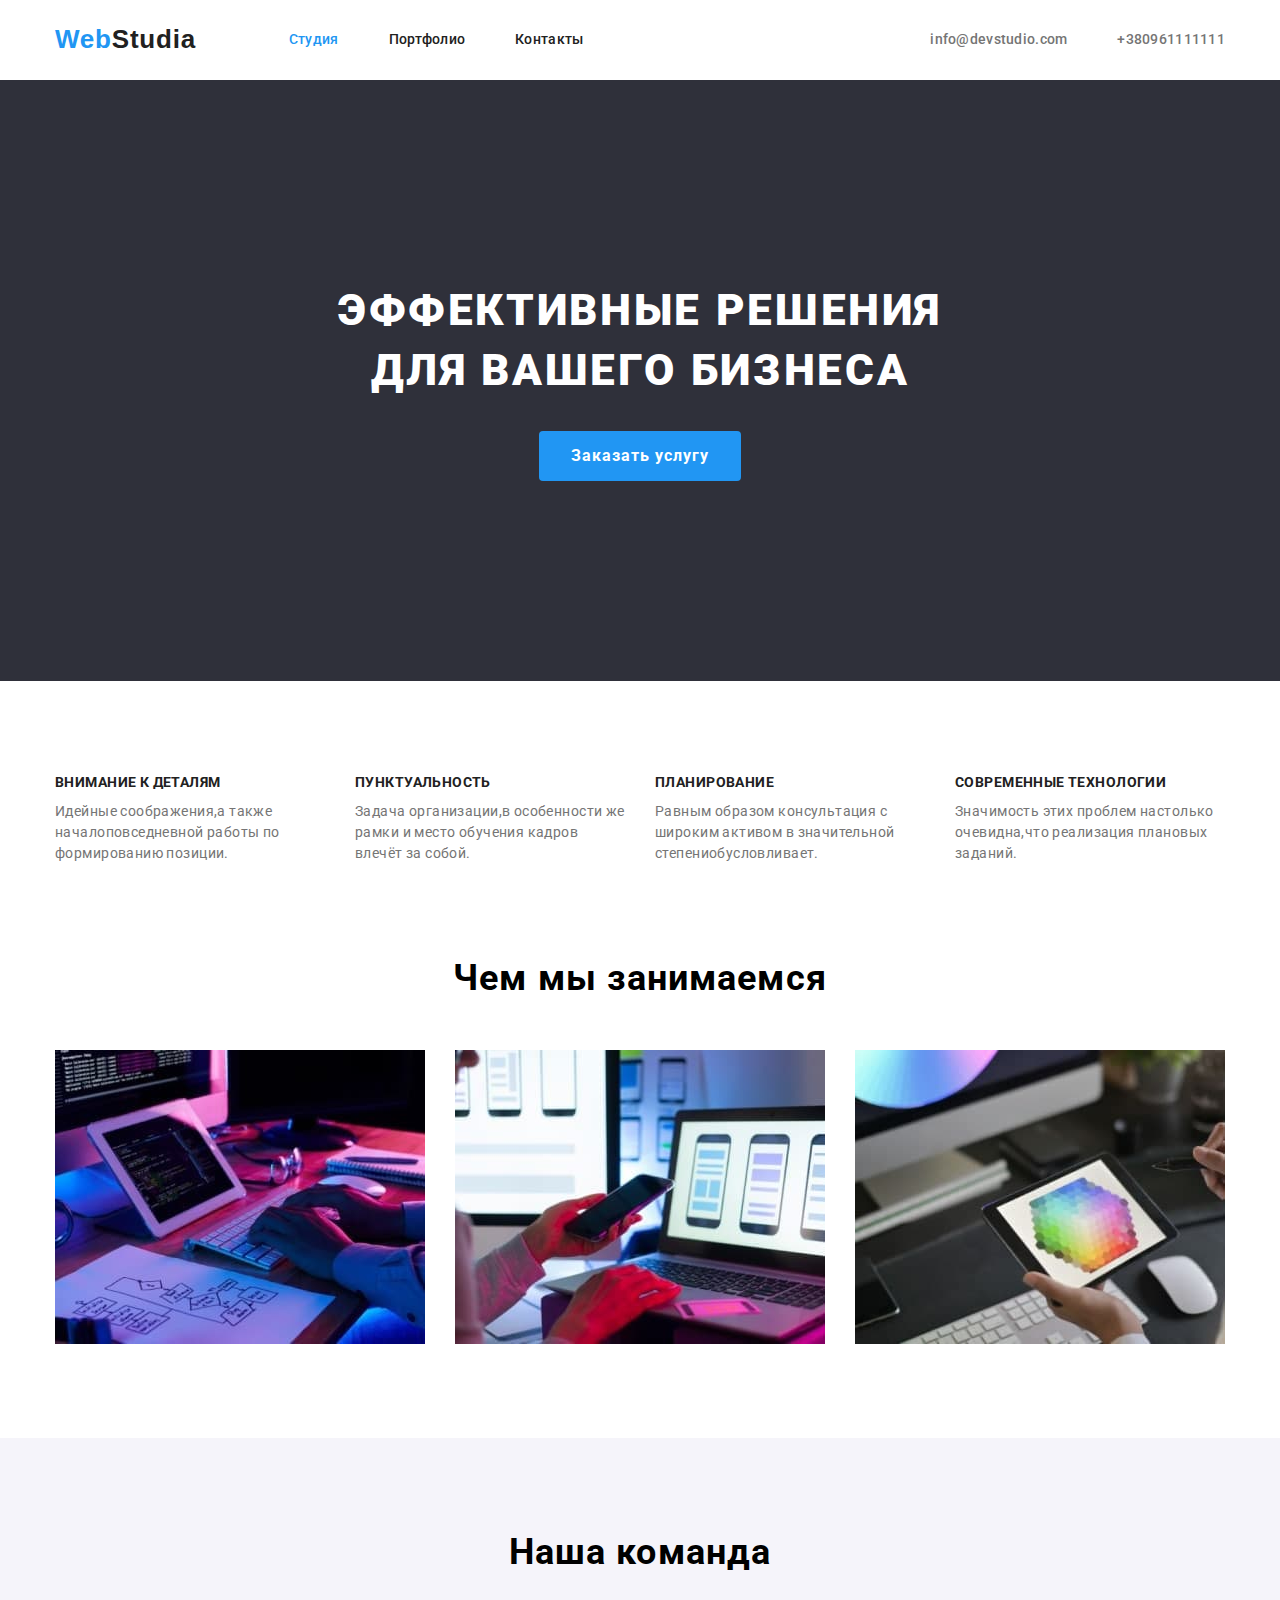
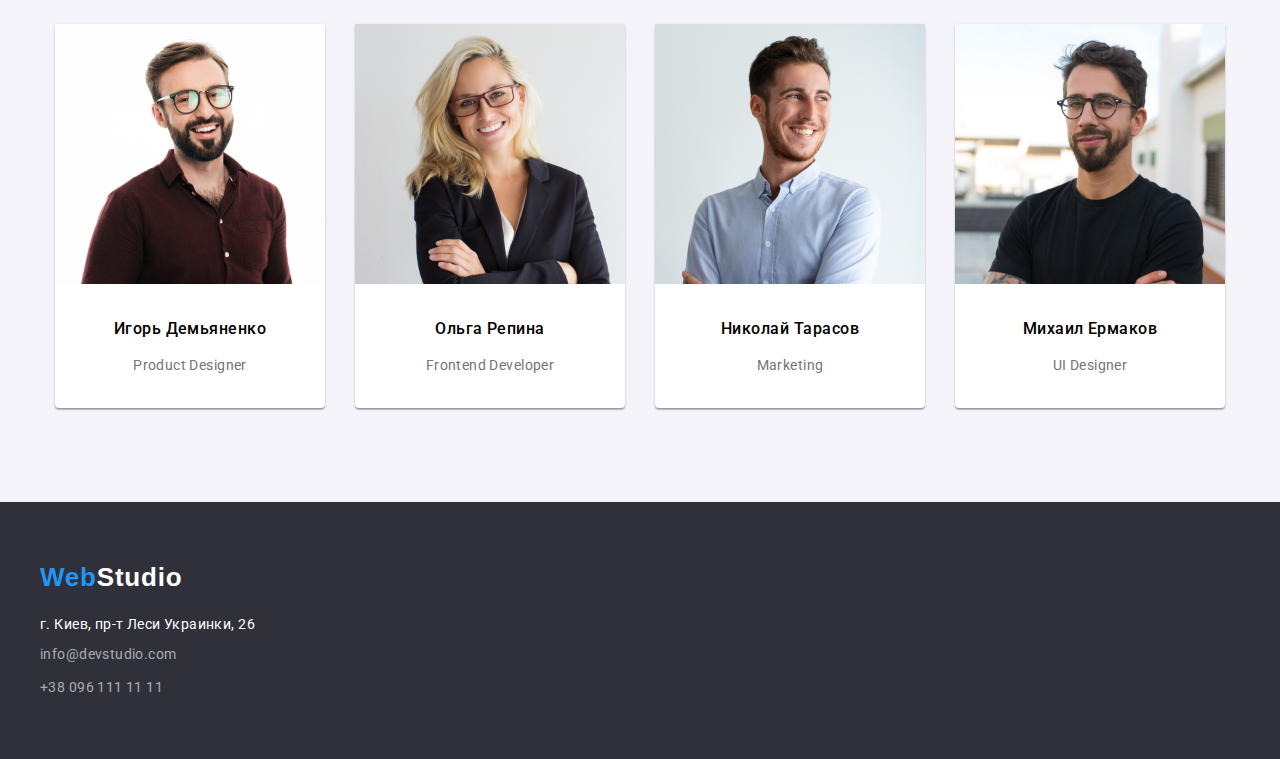
<file: index.html>
<!DOCTYPE html>
<html lang="ru">

<head>
    <meta charset="UTF-8"/>
    <meta http-equiv="X-UA-Compatible" content="IE=Edge"/> <!--адаптация под IE и Edje-->
    <meta name="goit-markup-hw-02/" content="первое ДЗ"/>
    <title>Homework-2</title>
    <link rel="preconnect" href="https://fonts.gstatic.com"/>
    <link href="https://fonts.googleapis.com/css2?family=Roboto:wght@400;500;700;900&display=swap" rel="stylesheet"/>
    <link rel="stylesheet" href="https://cdnjs.cloudflare.com/ajax/libs/modern-normalize/0.2.0/modern-normalize.min.css"/>
    <link rel="stylesheet" href="./css/styles.css"/>

        <!-- Нормализация стилей в браузере или сброс стилей-->
        <!-- Сначала нормализатор -->
        <link
          rel="stylesheet"
          href="https://cdnjs.cloudflare.com/ajax/libs/modern-normalize/1.0.0/modern-normalize.min.css"
        />
        <!-- Потом ваши стили -->
        <link rel="stylesheet" href="./css/styles.css" />
   
</head>

<body>
    <header class="bg-color-header header">
        <div class="container ">
        
        <nav class="up-menue-style">
            <a class="logo-link logo-style logo" href="./"><span class="logocolor">Web</span>Studia</a>
            <ul class="list site-nav">
                <li class="li-header">
                    <a class="current link" href="./index.html">Студия</a>
                </li>
                <li class="li-header">
                    <a class="link" href="./portfolio.html">Портфолио</a>
                </li>
                <li >
                    <a class="link" href="contacs.html">Контакты</a>
                </li>
            </ul>
        </nav>
        <ul class="list up-phone-email-style nav-contacts">
            <li class="li-header">    
                <a class="link" href="mailto:info@devstudio.com">info@devstudio.com</a> 
            </li>
            <li>    
                <a class="link" href="tel:+380961111111">+380961111111</a>
            </li>
        </ul>
        </div>
    </header>


    <!--Основа-->
    <main class="main-bg">
        
        <section class="bg-color-up "> <!--класс section не нужен-->
        <div class="container ">
            <h1 class="h1-style">ЭФФЕКТИВНЫЕ РЕШЕНИЯ ДЛЯ ВАШЕГО БИЗНЕСА</h1>
            <button class="button button-index">Заказать услугу</button>
        </div>
        </section>
        <section class="section"> <!--Создаёт отдельную секцию (блок) из элементов внутри него-->
            <div class="container ">
                <h2 class="visually-hidden">Наши особенности</h2>
                <ul class="list index-list">
                    <li class="our-list our-margin">
                        <h3 class="h3-style">ВНИМАНИЕ К ДЕТАЛЯМ</h3>
                        <p class="p-style-up">Идейные соображения,а также началоповседневной работы по формированию позиции.</p>
                    </li>
                    <li class="our-list our-margin">
                        <h3 class="h3-style">ПУНКТУАЛЬНОСТЬ</h3>
                        <p class="p-style-up">Задача организации,в особенности же рамки и место обучения кадров влечёт за собой.</p>
                    </li>
                    <li class="our-list our-margin">
                        <h3 class="h3-style">ПЛАНИРОВАНИЕ</h3>
                        <p class="p-style-up">Равным образом консультация с широким активом в значительной степениобусловливает.</p>
                    </li>
                    <li class="our-list">
                        <h3 class="h3-style">СОВРЕМЕННЫЕ ТЕХНОЛОГИИ</h3>
                        <p class="p-style-up">Значимость этих проблем настолько очевидна,что реализация плановых заданий.</p>
                    </li>
                </ul>
        </div>
        </section>

        <section class="section what-are-we-do">
            <div class="container ">
                    <h2 class="h2-style h2-style-what-we-do">Чем мы занимаемся</h2>
                <ul class="list list-work">
                    <li class="li">
                        <img src="./images/img-4.jpg" alt="набор кода на клавиатуре перед планшетом и монитором" width="370" />
                    </li>
                    <li class="li">
                        <img src="./images/img-6.jpg" alt="настройка мобильного гаджета через ноутбук" width="370" />
                    </li>
                    <li>
                        <img src="./images/img-5.jpg" alt="выбор цвета на экране планшета" width="370" />
                    </li>
                </ul>
            </div>
        </section>
        <section class="bg-color-team section">
            <div class="container ">
                <h2 class=" our-team-margin h2-style">Наша команда</h2>
                    <ul class="list list-team"> <!--Список в виде точки, <ol> - список с цифрами-->
                        <li class="block-style-index block-style-index-margin">
                            <img src="./images/img-3.jpg" alt="Игорь Демьяненко Product Designer" width="270" /> <!--Ссылка на картинку, подпись и её размер-->
                        <div>
                            <h3 class="h2-style-team">Игорь Демьяненко</h3>
                            <p class="p-style">Product Designer</p>
                        </div>
                        </li>
                        <li class="block-style-index block-style-index-margin">
                            <img src="./images/img-2.jpg" alt="Ольга Репина Frontend Developer" width="270" />
                        <div>
                            <h3 class="h2-style-team">Ольга Репина</h3>
                            <p class="p-style">Frontend Developer</p>
                        </div>
                        </li>
                        <li class="block-style-index block-style-index-margin">
                            <img src="./images/img-1.jpg" alt="Николай Тарасов Marketing" width="270" />
                        <div>
                            <h3 class="h2-style-team">Николай Тарасов</h3>
                            <p class="p-style">Marketing</p>
                        </div>
                        </li>
                        <li class="block-style-index">
                            <img src="./images/img.jpg" alt="Михаил Ермаков UI Designer" width="270" />
                        <div>
                            <h3 class="h2-style-team">Михаил Ермаков</h3>
                            <p class="p-style">UI Designer</p>
                        </div>
                        </li>
                    </ul>
            </div>
        </section>
        </div>
    </main>


    <footer class="footer-text-color bg-color-footer">
        <div class="container ">
            <a class="logo-link logo-style logo-margin" href="./"><span class="logocolor">Web</span>Studio</a> <!--ссылка на главную страницу "./" обозначает корневую папку и отправляет на главную страницу-->
            <address class="down-menue-address-style"><!--адрес-->
                <ul class="list ">
                    <li class="li-footer-first">
                        <a class="link link-map" href="https://goo.gl/maps/oVkc9rPg9sfFg3QS6" target="_blank" 
                        rel="noopener norefener">г. Киев, пр-т Леси Украинки, 26 <!--адрес--></a>
                    </li>
                    <li class="li-footer-second">
                        <a class="link down-menue-contact-style" href="mailto:info@devstudio.com">info@devstudio.com</a> <!--Активный имэйл-->
                    </li>
                    <li>
                        <a class="link down-menue-contact-style" href="tel:+380961111111">+38 096 111 11 11</a> <!--Активный телефон-->
                    </li>
                </ul>
            </address>
        </div>
    </footer>
</body>

</html>
</file>
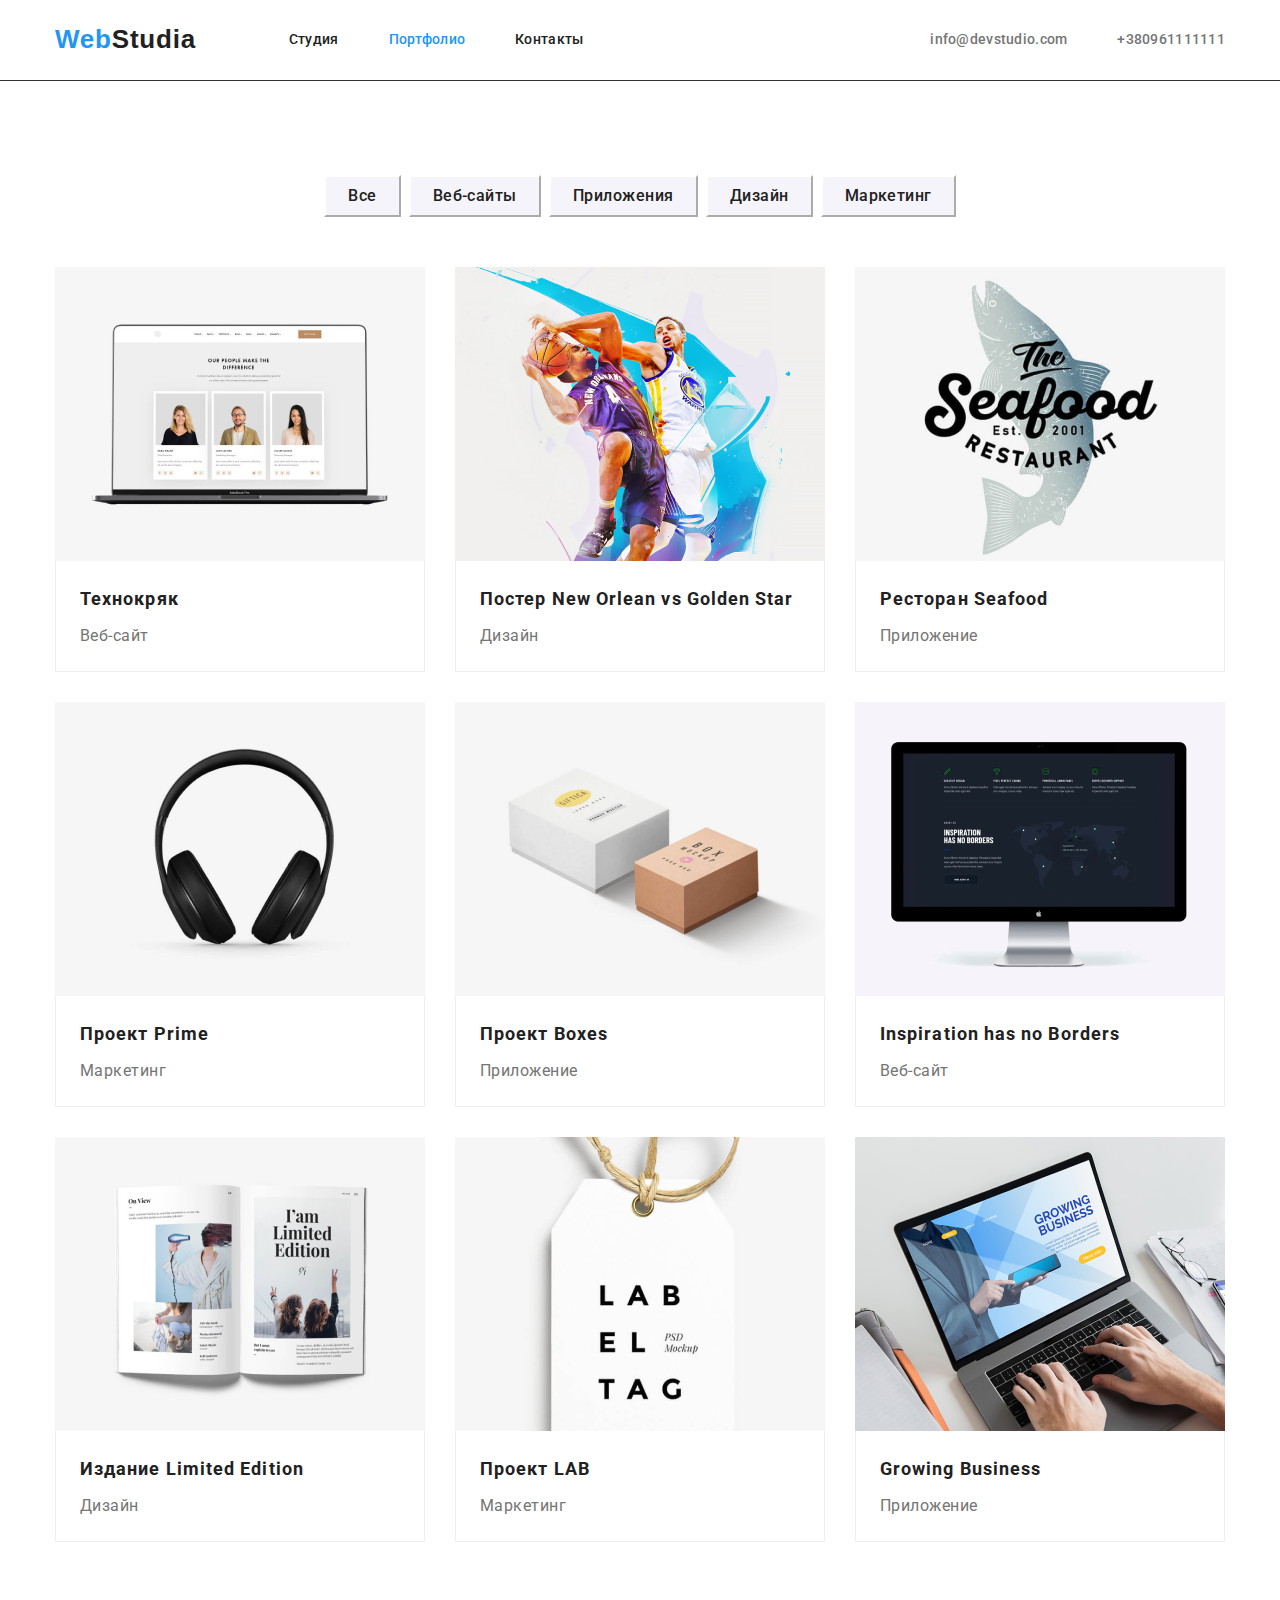
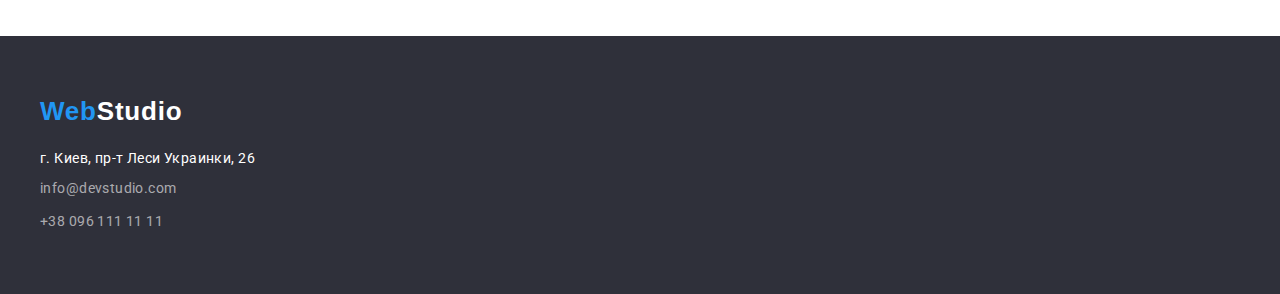
<file: portfolio.html>
<!DOCTYPE html>
<html lang="ru">

<head>
    
    <meta charset="UTF-8"/>
    <meta http-equiv="X-UA-Compatible" content="IE=Edge"/> <!--адаптация под IE и Edje-->
    <meta name="goit-markup-hw-02/" content="первое ДЗ"/>
    <title>Homework-2</title>
    <link rel="preconnect" href="https://fonts.gstatic.com"/>
    <link href="https://fonts.googleapis.com/css2?family=Roboto:wght@400;500;700;900&display=swap" rel="stylesheet"/>
    <link rel="stylesheet" href="https://cdnjs.cloudflare.com/ajax/libs/modern-normalize/0.2.0/modern-normalize.min.css"/>
    <link rel="stylesheet" href="./css/styles.css"/>

    <!-- Нормализация стилей в браузере или сброс стилей-->
        <!-- Сначала нормализатор -->
        <link
          rel="stylesheet"
          href="https://cdnjs.cloudflare.com/ajax/libs/modern-normalize/1.0.0/modern-normalize.min.css"
        />
        <!-- Потом ваши стили -->
        <link rel="stylesheet" href="./css/styles.css" />
    
</head>
<body>
    <header class="bg-color-header header">
        <div class="container ">
        
        <nav class="up-menue-style">
            <a class="logo-link logo-style logo" href="./"><span class="logocolor">Web</span>Studia</a>
            <ul class="list site-nav">
                <li class="li-header">
                    <a class="link" href="./index.html">Студия</a>
                </li>
                <li class="li-header">
                    <a class="current link" href="./portfolio.html">Портфолио</a>
                </li>
                <li >
                    <a class="link" href="contacs.html">Контакты</a>
                </li>
            </ul>
        </nav>
        <ul class="list up-phone-email-style nav-contacts">
            <li class="li-header">    
                <a class="link" href="mailto:info@devstudio.com">info@devstudio.com</a> 
            </li>
            <li>    
                <a class="link" href="tel:+380961111111">+380961111111</a>
            </li>
        </ul>
        </div>
    </header>

    <main class="main-bg-portfolio"> 
    <section  class="section">
        <div class="container "> 
            <h1 class="visually-hidden">Наше порфолио</h1>
            <ul class="list port-menu">
                <li class="port-menu-button-margin"><button type="button" class="portfolio-buttom link secondary">Все</button></li>
                <li class="port-menu-button-margin"><button type="button" class="portfolio-buttom link secondary">Веб-сайты</button></li>
                <li class="port-menu-button-margin"><button type="button" class="portfolio-buttom link secondary">Приложения</button ></li>
                <li class="port-menu-button-margin"><button type="button" class="portfolio-buttom link secondary">Дизайн</button ></li>
                <li><button type="button" class="portfolio-buttom link secondary">Маркетинг</button ></li>
            </ul>
            <h2 class="visually-hidden">Наши работы</h2>
            <ul class="list list-margin"> <!--<ul> - Список в виде точки, <ol> - список с цифрами-->
                <!-- li>a>(img+div>(p+p)) -->
                <li class="list-item-portfolio">
                    <a class="link" href="">
                    <img src="./images/portfolio/img.jpg" alt="Технокряк Веб-сайт" width="100%"/> <!--Ссылка на картинку, подпись и её размер-->
                    <div class="list-text-portfolio">
                    <h3 class="portfolio-h3-style">Технокряк</h3>
                    <p class="portfolio-p-style">Веб-сайт</p>
                    </div>
                    </a>
                </li>
                <li class="list-item-portfolio">
                    <a class="link" href="">
                    <img src="./images/portfolio/img-1.jpg" alt="Постер New Orlean vs Golden Star Дизайн" />
                    <div class="list-text-portfolio">
                    <h3 class="portfolio-h3-style">Постер New Orlean vs Golden Star</h3>
                    <p class="portfolio-p-style">Дизайн</p>
                    </div>
                    </a>
                </li>
                <li class="list-item-portfolio">
                    <a class="link" href="">
                    <img src="./images/portfolio/img-2.jpg" alt="Ресторан Seafood Приложение"/>
                    <div class="list-text-portfolio">
                    <h3 class="portfolio-h3-style">Ресторан Seafood</h3>
                    <p class="portfolio-p-style">Приложение</p>
                    </div>
                    </a>
                </li>
                <li class="list-item-portfolio">
                    <a class="link" href="">
                    <img src="./images/portfolio/img-3.jpg" alt="Технокряк Веб-сайт" /> <!--Ссылка на картинку, подпись и её размер-->
                    <div class="list-text-portfolio">
                    <h3 class="portfolio-h3-style">Проект Prime</h3>
                    <p class="portfolio-p-style">Маркетинг</p>
                    </div>
                    </a>
                </li>
                <li class="list-item-portfolio">
                    <a class="link" href="">
                    <img src="./images/portfolio/img-4.jpg" alt="Постер New Orlean vs Golden Star Дизайн" />
                    <div class="list-text-portfolio">
                    <h3 class="portfolio-h3-style">Проект Boxes</h3>
                    <p class="portfolio-p-style">Приложение</p>
                    </div>
                    </a>
                </li>
                <li class="list-item-portfolio">
                    <a class="link" href="">
                    <img src="./images/portfolio/img-5.jpg" alt="Ресторан Seafood Приложение" />
                    <div class="list-text-portfolio">
                    <h3 class="portfolio-h3-style">Inspiration has no Borders</h3>
                    <p class="portfolio-p-style">Веб-сайт</p>
                    </div>
                    </a>
                </li>
                <li class="list-item-portfolio">
                    <a class="link" href="">
                    <img src="./images/portfolio/img-6.jpg" alt="Технокряк Веб-сайт"/> <!--Ссылка на картинку, подпись и её размер-->
                    <div class="list-text-portfolio">
                    <h3 class="portfolio-h3-style">Издание Limited Edition</h3>
                    <p class="portfolio-p-style">Дизайн</p>
                    </div>
                    </a>
                </li>
                <li class="list-item-portfolio">
                    <a class="link" href="">
                    <img src="./images/portfolio/img-7.jpg" alt="Постер New Orlean vs Golden Star Дизайн" />
                    <div class="list-text-portfolio">
                    <h3 class="portfolio-h3-style">Проект LAB</h3>
                    <p class="portfolio-p-style">Маркетинг</p>
                    </div>
                    </a>
                </li>
                <li class="list-item-portfolio">
                    <a class="link" href="">
                    <img src="./images/portfolio/img-8.jpg" alt="Ресторан Seafood Приложение"/>
                    <div class="list-text-portfolio">
                    <h3 class="portfolio-h3-style">Growing Business</h3>
                    <p class="portfolio-p-style">Приложение</p>
                    </div>
                    </a>
                </li>
            </ul>    
    </div>
    </section>
    </main>

    <footer class="footer-text-color bg-color-footer">
        <div class="container ">
            <a class="logo-link logo-style logo-margin" href="./"><span class="logocolor">Web</span>Studio</a> <!--ссылка на главную страницу "./" обозначает корневую папку и отправляет на главную страницу-->
            <address class="down-menue-address-style"><!--адрес-->
                <ul class="list ">
                    <li class="li-footer-first">
                        <a class="link link-map" href="https://goo.gl/maps/oVkc9rPg9sfFg3QS6" target="_blank" 
                        rel="noopener norefener">г. Киев, пр-т Леси Украинки, 26 <!--адрес--></a>
                    </li>
                    <li class="li-footer-second">
                        <a class="link down-menue-contact-style" href="mailto:info@devstudio.com">info@devstudio.com</a> <!--Активный имэйл-->
                    </li>
                    <li>
                        <a class="link down-menue-contact-style" href="tel:+380961111111">+38 096 111 11 11</a> <!--Активный телефон-->
                    </li>
                </ul>
            </address>
        </div>
    </footer>
</body>
</file>
<file: css/styles.css>
/* предварительные стили и глобальные настройки*/
/* Шрифт Raleway */
@font-face {
  font-family: 'Raleway', sans-serif;
  font-style: normal;
  font-weight: 700;
  src: url('../fonts/raleway-v19-latin_cyrillic-ext_cyrillic/raleway-v19-latin_cyrillic-ext_cyrillic-700.eot'); /* IE9 Compat Modes */
  src: local(''),
       url('../fonts/raleway-v19-latin_cyrillic-ext_cyrillic/raleway-v19-latin_cyrillic-ext_cyrillic-700.eot?#iefix') format('embedded-opentype'), /* IE6-IE8 */
       url('../fonts/raleway-v19-latin_cyrillic-ext_cyrillic/raleway-v19-latin_cyrillic-ext_cyrillic-700.woff2') format('woff2'), /* Super Modern Browsers */
       url('../fonts/raleway-v19-latin_cyrillic-ext_cyrillic/raleway-v19-latin_cyrillic-ext_cyrillic-700.woff') format('woff'), /* Modern Browsers */
       url('../fonts/raleway-v19-latin_cyrillic-ext_cyrillic/raleway-v19-latin_cyrillic-ext_cyrillic-700.ttf') format('truetype'), /* Safari, Android, iOS */
       url('../fonts/raleway-v19-latin_cyrillic-ext_cyrillic/raleway-v19-latin_cyrillic-ext_cyrillic-700.svg#Raleway') format('svg'); /* Legacy iOS */
}

/* Класс скрывающий элементы */
.visually-hidden {
  position: absolute !important;
  clip: rect(1px 1px 1px 1px);
  clip: rect(1px, 1px, 1px, 1px);
  padding: 0 !important;
  border: 0 !important;
  height: 1px !important;
  width: 1px !important;
  overflow: hidden;
}

/* Заготовки глобальных настроек */
:root {
  --main-text-color-gray: #757575;
  --main-text-color-black: #212121;
  --main-text-color-master-black: #000000;
  --main-text-color-blue: #2196F3;
  --main-text-color-white: #FFFFFF;
  --bg-color-gray: #2f303a;
  --border-color: #EEEEEE;
  --bg-color-team: #F5F4FA;
  --grid-item: 1;
}
/* font-family: 'Roboto', sans-serif; */

/* Цвет фона main */
.main-bg {
  background-color: var(--main-text-color-white);
}

.main-bg-portfolio {
  background-color: var(--main-text-color-white);
}

html {
  box-sizing: border-box;
}

*,
*::before,
*::after {
  box-sizing: inherit;
}

/* a.current {
  color: var(--main-text-color-blue);
} */




















/* ВЫРАВНИВАНИЕ */

/* Сброс стилей */
/* h1,
h2,
h3,
h4,
h5,
h6,
p,
ul
 {
  margin: 0;
} */


.section {
  padding-top: 94px;
  padding-bottom: 94px;
  
}

/* Общий размер для всей страницы */
.container {
  margin-left: auto;
  margin-right: auto;
  width: 1200px;
  padding: 0px 15px;
}

/* Header position */
.header .container{
  display: flex;
  justify-content: space-between;
  align-items: center;
  padding-top: 24px;
  padding-bottom: 25px;
  /* border-bottom: 30;
  border-color: var(--main-text-color-gray); */
}

.header {
  border-bottom: 1px solid var(--bg-color-gray);
/* или */
/* border-width: 1px;
border-style: solid;
border-color: var(--main-text-color-gray); */

}

/* Центровка контактов */
.up-menue-style,
.nav-contacts .list {
display: flex;
align-items: center;

}


.site-nav,
.nav-contacts {
  display: inline-flex;
}

/* отступ для логотипа */
.container .logo {
  margin-right: auto;
}

/* отступ для студии,портфолио и контактов */
.up-menue-style .site-nav {
  /* margin-right: 331px; */
  margin-left: 93px;
}

/* отступы внутри site-nav */
.site-nav .li-header,
.up-phone-email-style .li-header {
  margin-right: 50px;
}

.container .up-phone-email-style {
  margin-left: auto;
}


/* Настройка расположения и размеров заголовка */
.container .h1-style {
  /* position: absolute; */
width: 696px;
height: 120px;
margin: 0 auto;
text-align: center;
margin-bottom: 30px;
}

/* Настройка положения и размера кнопки */
.container .button {
  padding-right: 32px;
  padding-top: 10px;
  padding-bottom: 10px;
  padding-left: 32px;
  /* border-color: var(--main-text-color-blue); */
  margin: 0 auto;
}

.main-bg .bg-color-up .container{
  padding-top: 200px;
  padding-bottom: 200px;
}

/* Положение Наших особенностей */
.container .index-list { 
  display: flex;
  justify-content: flex-end;
  align-items: center;
  /* padding-top: 32px;
  padding-bottom: 32px; */
  /* border-bottom: 30;
  border-color: var(--main-text-color-gray); */
}

/* Размер класа our-list и расстояния между ними */
.our-list {
  width: 270px;
  /* height: 101px; */
  
}

.index-list .our-margin{
  margin-right: 30px;
}

/* промежуток между заголовком и подписью */
.our-list .h3-style{
  margin-bottom: 10px;
  margin-top: 0;
}

.container .h2-style-what-we-do {
  text-align: center;
  margin-bottom: 50px;
  margin-top: 0;
}

.what-are-we-do.section{
  padding-top: 0;
}

/* Положение Наших особенностей */
.list-work { 
  display: flex;
  justify-content: flex-end;
  align-items: center;
  /* padding-top: 32px;
  padding-bottom: 32px; */
  /* border-bottom: 30;
  border-color: var(--main-text-color-gray); */
}

/* Расстояние между блоками */
.list-work .li{
  margin-right: 30px;
}

/* превращаем картинку в блок */
.list-work li img{
  display: block;
}

/* Положение Наших особенностей */
.list-team { 
  display: flex;
  justify-content: flex-end;
  align-items: center;
  /* padding-top: 32px;
  padding-bottom: 32px; */
  /* border-bottom: 30;
  border-color: var(--main-text-color-gray); */
}

.list-team .block-style-index-margin {
  margin-right: 30px;
}

.block-style-index div .h2-style-team,
.block-style-index div .p-style {
  text-align: center;
}

.block-style-index div .h2-style-team {
  margin-bottom: 10px;
  margin-top: 0;
}

.block-style-index div .p-style {
  margin-bottom: 0;
  margin-top: 0;
  padding: 0px;
}

.block-style-index div {
  padding: 30px;
}

.block-style-index img {
  display: block;
  margin-bottom: 0px;
}


/* FOOTER */
.bg-color-footer .container { 
  display: flex;
  flex-direction: column;
  align-items:flex-start;
  /* padding-top: 32px;
  padding-bottom: 32px; */
  /* border-bottom: 30;
  border-color: var(--main-text-color-gray); */
}

.container .logo-margin {
  margin-bottom: 20px;
}

.bg-color-footer .container{
  padding: 60px 0px;
}


/* Страница Портфолио */
/* main */
.main-bg-portfolio .section .container .port-menu{
  display: flex;
  justify-content:center;
  align-items: center;
  margin-bottom: 50px;
  /* padding-top: 32px;
  padding-bottom: 32px; */
  /* border-bottom: 30;
  border-color: var(--main-text-color-gray); */
}

/* размер кнопок port-menu */
.port-menu .link {
  padding: 6px 22px;
  
}

/* Отступ между кнопками port-menu */
.port-menu-button-margin {
  margin-right: 8px;
}

/* display: block for img port-menu */
.list-item-portfolio img {
  display: block;
}

.main-bg-portfolio .section .container .list-margin {
  display: flex;
  flex-wrap: wrap;
  margin-bottom: -30px;
  margin-right: -30px;
  --grid-item: 3;
  list-style: none;
}

.list-text-portfolio {
  padding: 20px 24px;
  border: 1px solid var(--border-color);
  border-top: none;
}

.list-item-portfolio {
  margin: 0 30px 30px 0px;
  /* width: 370px; */

  /* padding: 370px 404px; */

  /* задаём ширину элементов */
  flex-basis: calc((100% - 30px * var(--grid-item)) / var(--grid-item));
}


/* Увеличение области кликабельности ссылки */
/* .up-menue-style .logo-link, */
.site-nav .link,
.nav-contacts li .link {
  padding: 30px 0;
}


/* Отступ для Нашей команды */
.container .our-team-margin{
  margin-top: 0;
  margin-bottom: 50px;
  margin-left: auto;
  margin-right: auto;
  text-align: center;
}

/* отступы между списками в футере */
.down-menue-address-style .list .li-footer-first {
  margin-bottom: 6px;
  /* margin-top: 9px; */
  /* padding-bottom: 6px;
  padding-top: 9px; */

}

.down-menue-address-style .list .li-footer-second {
  margin-bottom: 9px;
  /* margin-top: 9px; */
  /* padding-bottom: 6px;
  padding-top: 9px; */

}

.list-text-portfolio .portfolio-h3-style {
  margin: 0;
}

.list-text-portfolio .portfolio-p-style {
  margin-top: 4px;
  margin-bottom: 0;
}

/* картинка на всю ширину блока */
.list-item-portfolio .link img{
  width: 100%;
}



































/* Применение классов */



/* Настройка тела сайта */
body {
  font-family: "Roboto", sans-serif;
  font-size: 14px;
  line-height: 1.71;
  letter-spacing: 0.03em; /* расстояние между буквами*/
  color: var(--main-text-color-black);
  /*background-color: #e5e5e5;*/
}

.logo-link
{
  text-decoration: none; /* убирает подчеркивание с ссылки */
  color: inherit; /* обесцвечивает ссылку */
}

/* обесцвечивание и скрытия подч]ркивания для ссылки */
.link {
  text-decoration: none; /* убирает подчеркивание с ссылки */
  color: inherit; /*обесцвечивает ссылку*/
}

/* изменение ссылки при наведении */
.link:hover,
:focus {
  color: var(--main-text-color-blue);
}

/* Отцентровать */
/* .center {
  text-align: center;
} */

/* Убрать нумерацию списка */
.list {
  list-style: none;
  padding-left: 0px;
  margin: 0px;
}


    /* Стили телефона и имэйла в хедере */
.up-phone-email-style {
font-weight: 500;
font-size: 14px;
line-height: 1.14;
letter-spacing: 0.02em;
color: var(--main-text-color-gray);
}

/* оформление верхнего меню */
.up-menue-style {
font-weight: 500;
font-size: 14px;
line-height: 1.14;
letter-spacing: 0.02em;
color: var(--main-text-color-black);
}

/* Цвет футера */
.footer-text-color {
  color: var(--main-text-color-white);
}

/* оформление адреса нижнего меню */
.down-menue-address-style {
/*font-weight: 400;*/
font-style: normal;
font-size: 14px;
line-height: 1.7;
letter-spacing: 0.03em;

  }

/* оформление нижнего меню телефона и имэйла*/
.down-menue-contact-style {
color: rgba(255, 255, 255, 0.6);
    }

/* Стиль заголовка н1 */
.h1-style {
font-weight: 900;
font-size: 44px;
line-height: 1.36;
/* text-align: center; */
letter-spacing: 0.06em;
text-transform: uppercase;
color: var(--main-text-color-white);
}

/* Стиль заголовка н2 */
.h2-style {
  font-family: Roboto;
  font-style: normal;
  font-weight: 700;
  font-size: 36px;
  line-height: 1.16;
  /* text-align: center; */
  letter-spacing: 0.03em;
  color: var(--main-text-color-master-black);
}

/* Стиль заголовка н2 для "Наша команда" */
.h2-style-team {
  font-weight: 500;
  font-size: 16px;
  line-height: 1.9;
  /* text-align: center; */
  letter-spacing: 0.03em;
  color: var(--main-text-color-master-black);
}

/* Стиль заготовка н3 */
.h3-style {
  font-weight: 700;
  font-size: 14px;
  line-height: 1.14;
  letter-spacing: 0.03em;
  text-transform: uppercase;
  color: var(--main-text-color-black);
}

.p-style-up {
  font-size: 14px;
  line-height: 1.5;
  letter-spacing: 0.03em;
  color: var(--main-text-color-gray);
  margin: 0;
}


/* Стиль для простого текста главной страницы */
.p-style {
  /*font-weight: 400;*/
  font-size: 14px;
  line-height: 1.71;
  letter-spacing: 0.03em;  
  color: var(--main-text-color-gray);
}

/* Стиль для подписи нашей команды */
.p-style-team {
  /*font-weight: 400;*/
  font-size: 16px;
  line-height: 1.19;
  /* text-align: center; */
  letter-spacing: 0.03em;  
  color: var(--main-text-color-gray);
}

/* Стиль для cтилизации заголовка фото в портфолио */
.portfolio-h3-style {
font-weight: 700;
font-size: 18px;
line-height: 2;
letter-spacing: 0.06em;
color: var(--main-text-color-black);

}

/* Стиль для cтилизации описания фото в портфолио */
.portfolio-p-style {
/*font-weight: 400;*/
font-size: 16px;
line-height: 1.87;
letter-spacing: 0.03em;
color: var(--main-text-color-gray);
}

/* Стиль кнопки на главной странице */
.button {
  font-weight: 700;
  font-size: 16px;
  line-height: 1.87;
  display: flex;
  align-items: center;
  text-align: center;
  letter-spacing: 0.06em;
  color: var(--main-text-color-white);
}















/* НАСТРОЙКА ЦВЕТОВ */
/* ЦВЕТА ФОНА И КНОПОК */
/* настройка цвета логотипа, а именно части Web */
.logocolor {
  color: var(--main-text-color-blue);
}

/* Стиль логотипа (цвет, шрифт и т.д.) */
.logo-style {  
  font-family: "Raleway", sans-serif;
  /* font-style: normal; */
  font-weight: 700;
  font-size: 26px;
  line-height: 1.2;
  letter-spacing: 0.03em;
  /* color: var(--main-text-color-master-black); */
  }

.button-index {
  background-color: var(--main-text-color-blue);
  border: none;
  border-radius: 4px;
}

/* изменение цвета кнопки при наведении */
.button:hover,
.button:focus {
  background-color: var(--main-text-color-blue); /*изменение цвета кнопни*/
  color: var(--main-text-color-white); /*изменение цвета надписи*/
  cursor: pointer;
}

/* Стиль кнопок на странице портфолио */
.portfolio-buttom {
font-weight: 500;
font-size: 16px;
line-height: 1.63;
letter-spacing: 0.03em;
color: var(--main-text-color-black);
background-color: var(--main-text-color-white);
cursor: pointer;
}

.portfolio-buttom.link:hover,
.portfolio-buttom.link:focus {
  background-color: var(--main-text-color-blue); /*изменение цвета кнопни*/
  color: var(--main-text-color-white);  /*изменение цвета надписи*/
  /* cursor: pointer; */
}

.portfolio-buttom.primary {
  background-color: var(--main-text-color-blue);
  color: var(--main-text-color-white);
  border-color: var(--main-text-color-blue);
}

.portfolio-buttom.secondary {
  background-color: var(--bg-color-team);
  color: var(--main-text-color-black);
  border-color: var(--main-text-color-white);
}

.bg-color-header {
  /* position: absolute; */
  /* width: 1600px; */
  /* height: 80px; */
  /* left: 0px; */
  /* top: 0px; */
  background: var(--main-text-color-white);
}

.bg-color-up {
/* position: absolute; */
/* width: 1600px; */
/* height: 600px; */
/* left: 0px; */
/* top: 80px; */
background: var(--bg-color-gray);
}

.bg-color-team {
  /* position: absolute; */
  /* width: 1600px; */
  /* height: 648px; */
  /* left: 0px;
  top: 1449px; */
  background: var(--bg-color-team);
}

.bg-color-footer {
  /* position: absolute; */
  /* width: 1600px; */
  /* height: 252px; */
  /* left: 0px;
  top: 1628px; */
  background: var(--bg-color-gray);
}

.bg-color-portfolio-block {
  /* position: absolute;
width: 370px;
/* height: 404px; */
/* left: 1015px;
top: 262px; */
background: var(--main-text-color-white);
border: 1px solid var(--border-color);
box-sizing: border-box;
}

.block-style-index {
  /* position: absolute; */
  width: 270px;
  /* height: 368px; */
  /* left: 215px;
  top: 1635px; */
  background: var(--main-text-color-white);
  /* material shadow v1 */  
  box-shadow: 0px 1px 3px rgba(0, 0, 0, 0.12), 0px 1px 1px rgba(0, 0, 0, 0.14), 0px 2px 1px rgba(0, 0, 0, 0.2);
  border-radius: 0px 0px 4px 4px;
}










/* ЦВЕТА ТЕКСТА */
/* цвет текста для отображения активной сылкиы */
.current {
  color: var(--main-text-color-blue);
}

/* цвет текста для отображения активной сылкиы */
.current-button {
  color: var(--main-text-color-white);
  background-color: var(--main-text-color-blue);
}























/* НЕ ИСПОЛЬЗУЕМОЕ */
/* raleway-regular - latin_cyrillic-ext_cyrillic */
/*@font-face {
  font-family: 'Raleway';
  font-style: normal;
  font-weight: 400;
  src: url('../fonts/raleway-v19-latin_cyrillic-ext_cyrillic-regular.eot'); /* IE9 Compat Modes */
 /* src: local(''),
       url('../fonts/raleway-v19-latin_cyrillic-ext_cyrillic-regular.eot?#iefix') format('embedded-opentype'), /* IE6-IE8 */
  /*     url('../fonts/raleway-v19-latin_cyrillic-ext_cyrillic-regular.woff2') format('woff2'), /* Super Modern Browsers */
 /*      url('../fonts/raleway-v19-latin_cyrillic-ext_cyrillic-regular.woff') format('woff'), /* Modern Browsers */
 /*      url('../fonts/raleway-v19-latin_cyrillic-ext_cyrillic-regular.ttf') format('truetype'), /* Safari, Android, iOS */
 /*      url('../fonts/raleway-v19-latin_cyrillic-ext_cyrillic-regular.svg#Raleway') format('svg'); /* Legacy iOS */
/*}*/
/* raleway-700 - latin_cyrillic-ext_cyrillic */

/* Выстраивание списка в ряд */
/* .line {
        display: inline;
        margin-right: 5px; */
        /* list-style: none;убираем маркеры списка */
        /*display: inline-block; /* Отображать как строчный элемент */
        /* margin: 0; убираем верхнее и нижнее поле, равное 1em */
        /* padding-left: 0; убираем левый отступ, равный 40px */
        /* margin-right: 5px; Отступ слева */
        /* border: 1px solid #000; Рамка вокруг текста
        padding: 3px; Поля вокруг текста */
    /* } */
</file>
